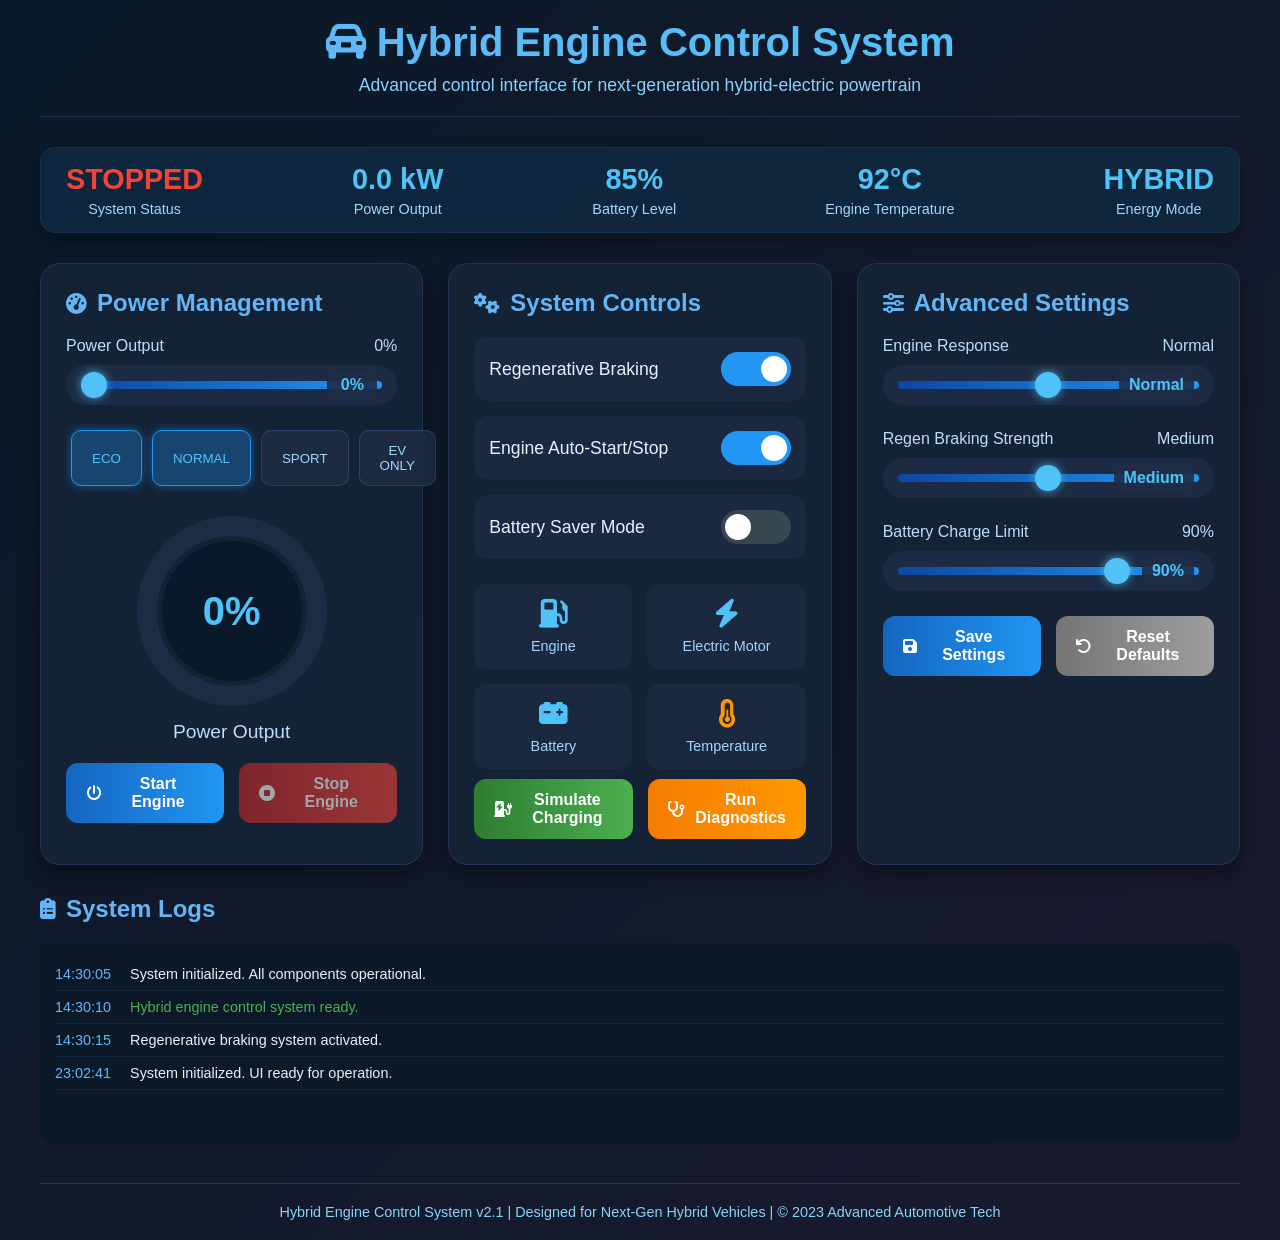
<file: HybridEngine.html>
<!DOCTYPE html>
<html lang="en">
<head>
    <meta charset="UTF-8">
    <meta name="viewport" content="width=device-width, initial-scale=1.0">
    <title>Hybrid Engine Control System</title>
    <link rel="stylesheet" href="https://cdnjs.cloudflare.com/ajax/libs/font-awesome/6.4.0/css/all.min.css">
    <style>
        * {
            margin: 0;
            padding: 0;
            box-sizing: border-box;
            font-family: 'Segoe UI', Tahoma, Geneva, Verdana, sans-serif;
        }

        body {
            background: linear-gradient(135deg, #0a1929 0%, #1a1a2e 100%);
            color: #e6f1ff;
            min-height: 100vh;
            padding: 20px;
        }

        .container {
            max-width: 1200px;
            margin: 0 auto;
        }

        header {
            text-align: center;
            margin-bottom: 30px;
            padding-bottom: 20px;
            border-bottom: 1px solid rgba(100, 150, 255, 0.2);
        }

        h1 {
            font-size: 2.5rem;
            margin-bottom: 10px;
            background: linear-gradient(to right, #64b5f6, #4fc3f7);
            -webkit-background-clip: text;
            background-clip: text;
            color: transparent;
        }

        .subtitle {
            color: #88d3fa;
            font-size: 1.1rem;
        }

        .status-bar {
            display: flex;
            justify-content: space-between;
            background: rgba(16, 42, 67, 0.8);
            border-radius: 15px;
            padding: 15px 25px;
            margin-bottom: 30px;
            box-shadow: 0 8px 16px rgba(0, 0, 0, 0.3);
            border: 1px solid rgba(100, 150, 255, 0.1);
        }

        .status-item {
            text-align: center;
        }

        .status-value {
            font-size: 1.8rem;
            font-weight: bold;
            color: #4fc3f7;
        }

        .status-label {
            font-size: 0.9rem;
            color: #a3d5ff;
            margin-top: 5px;
        }

        .dashboard {
            display: grid;
            grid-template-columns: repeat(auto-fit, minmax(350px, 1fr));
            gap: 25px;
            margin-bottom: 30px;
        }

        .panel {
            background: rgba(22, 36, 56, 0.9);
            border-radius: 20px;
            padding: 25px;
            box-shadow: 0 10px 20px rgba(0, 0, 0, 0.4);
            border: 1px solid rgba(100, 150, 255, 0.15);
            transition: transform 0.3s, box-shadow 0.3s;
        }

        .panel:hover {
            transform: translateY(-5px);
            box-shadow: 0 15px 25px rgba(0, 0, 0, 0.5);
        }

        .panel-title {
            font-size: 1.5rem;
            margin-bottom: 20px;
            color: #64b5f6;
            display: flex;
            align-items: center;
            gap: 10px;
        }

        .panel-title i {
            font-size: 1.3rem;
        }

        .control-group {
            margin-bottom: 25px;
        }

        .control-label {
            display: flex;
            justify-content: space-between;
            margin-bottom: 10px;
            color: #bbdefb;
        }

        .slider-container {
            position: relative;
            height: 40px;
            background: rgba(30, 45, 70, 0.8);
            border-radius: 20px;
            padding: 0 15px;
            display: flex;
            align-items: center;
        }

        .slider {
            width: 100%;
            height: 8px;
            -webkit-appearance: none;
            appearance: none;
            background: linear-gradient(to right, #0d47a1, #2196f3);
            border-radius: 4px;
            outline: none;
        }

        .slider::-webkit-slider-thumb {
            -webkit-appearance: none;
            appearance: none;
            width: 26px;
            height: 26px;
            border-radius: 50%;
            background: #4fc3f7;
            cursor: pointer;
            box-shadow: 0 0 10px rgba(79, 195, 247, 0.8);
        }

        .slider-value {
            position: absolute;
            right: 20px;
            font-weight: bold;
            color: #4fc3f7;
            background: rgba(30, 45, 70, 0.9);
            padding: 5px 10px;
            border-radius: 10px;
            min-width: 50px;
            text-align: center;
        }

        .button-group {
            display: flex;
            flex-wrap: wrap;
            gap: 15px;
            margin-top: 10px;
        }

        .btn {
            flex: 1;
            min-width: 120px;
            padding: 12px 20px;
            border: none;
            border-radius: 12px;
            font-weight: 600;
            cursor: pointer;
            transition: all 0.3s;
            display: flex;
            align-items: center;
            justify-content: center;
            gap: 10px;
            font-size: 1rem;
        }

        .btn-primary {
            background: linear-gradient(to right, #1565c0, #2196f3);
            color: white;
        }

        .btn-danger {
            background: linear-gradient(to right, #c62828, #f44336);
            color: white;
        }

        .btn-success {
            background: linear-gradient(to right, #2e7d32, #4caf50);
            color: white;
        }

        .btn-warning {
            background: linear-gradient(to right, #f57c00, #ff9800);
            color: white;
        }

        .btn:hover {
            transform: translateY(-3px);
            box-shadow: 0 5px 15px rgba(0, 0, 0, 0.3);
        }

        .btn:active {
            transform: translateY(0);
        }

        .btn:disabled {
            opacity: 0.6;
            cursor: not-allowed;
            transform: none;
        }

        .switch-container {
            display: flex;
            align-items: center;
            justify-content: space-between;
            margin: 15px 0;
            padding: 15px;
            background: rgba(30, 45, 70, 0.6);
            border-radius: 15px;
        }

        .switch-label {
            font-size: 1.1rem;
        }

        .switch {
            position: relative;
            display: inline-block;
            width: 70px;
            height: 34px;
        }

        .switch input {
            opacity: 0;
            width: 0;
            height: 0;
        }

        .slider-switch {
            position: absolute;
            cursor: pointer;
            top: 0;
            left: 0;
            right: 0;
            bottom: 0;
            background-color: #37474f;
            transition: .4s;
            border-radius: 34px;
        }

        .slider-switch:before {
            position: absolute;
            content: "";
            height: 26px;
            width: 26px;
            left: 4px;
            bottom: 4px;
            background-color: white;
            transition: .4s;
            border-radius: 50%;
        }

        input:checked + .slider-switch {
            background-color: #2196f3;
        }

        input:checked + .slider-switch:before {
            transform: translateX(36px);
        }

        .gauge-container {
            text-align: center;
            margin: 20px 0;
        }

        .gauge {
            position: relative;
            width: 200px;
            height: 200px;
            margin: 0 auto;
        }

        .gauge-bg {
            fill: none;
            stroke: rgba(30, 45, 70, 0.9);
            stroke-width: 20;
        }

        .gauge-fill {
            fill: none;
            stroke: #4fc3f7;
            stroke-width: 20;
            stroke-linecap: round;
            transform-origin: center;
            transform: rotate(-90deg);
            transition: stroke-dasharray 0.5s;
        }

        .gauge-center {
            fill: #0a1929;
        }

        .gauge-value {
            position: absolute;
            top: 50%;
            left: 50%;
            transform: translate(-50%, -50%);
            font-size: 2.5rem;
            font-weight: bold;
            color: #4fc3f7;
        }

        .gauge-label {
            margin-top: 10px;
            font-size: 1.2rem;
            color: #bbdefb;
        }

        .indicators {
            display: grid;
            grid-template-columns: repeat(auto-fill, minmax(150px, 1fr));
            gap: 15px;
            margin-top: 20px;
        }

        .indicator {
            background: rgba(30, 45, 70, 0.6);
            padding: 15px;
            border-radius: 12px;
            text-align: center;
            transition: all 0.3s;
        }

        .indicator.active {
            background: rgba(33, 150, 243, 0.2);
            box-shadow: 0 0 15px rgba(33, 150, 243, 0.4);
        }

        .indicator i {
            font-size: 1.8rem;
            margin-bottom: 10px;
            color: #4fc3f7;
        }

        .indicator.warning i {
            color: #ff9800;
        }

        .indicator.danger i {
            color: #f44336;
        }

        .indicator-label {
            font-size: 0.9rem;
            color: #a3d5ff;
        }

        .logs-panel {
            margin-top: 30px;
        }

        .logs-container {
            height: 200px;
            overflow-y: auto;
            background: rgba(10, 25, 41, 0.9);
            border-radius: 12px;
            padding: 15px;
            margin-top: 15px;
            font-family: 'Courier New', monospace;
            font-size: 0.9rem;
        }

        .log-entry {
            padding: 8px 0;
            border-bottom: 1px solid rgba(100, 150, 255, 0.1);
            color: #bbdefb;
        }

        .log-time {
            color: #64b5f6;
            margin-right: 15px;
        }

        .log-message {
            color: #e6f1ff;
        }

        .log-warning {
            color: #ffb74d;
        }

        .log-error {
            color: #f44336;
        }

        .log-success {
            color: #4caf50;
        }

        footer {
            text-align: center;
            margin-top: 40px;
            padding-top: 20px;
            border-top: 1px solid rgba(100, 150, 255, 0.2);
            color: #88d3fa;
            font-size: 0.9rem;
        }

        @media (max-width: 768px) {
            .dashboard {
                grid-template-columns: 1fr;
            }
            
            .status-bar {
                flex-direction: column;
                gap: 20px;
            }
            
            .button-group {
                flex-direction: column;
            }
            
            h1 {
                font-size: 2rem;
            }
        }

        .power-mode {
            display: flex;
            justify-content: space-between;
            margin: 20px 0;
        }

        .mode-btn {
            padding: 12px 20px;
            border-radius: 10px;
            background: rgba(30, 45, 70, 0.8);
            color: #a3d5ff;
            border: 1px solid rgba(100, 150, 255, 0.2);
            cursor: pointer;
            transition: all 0.3s;
            flex: 1;
            margin: 0 5px;
        }

        .mode-btn.active {
            background: rgba(33, 150, 243, 0.3);
            color: #4fc3f7;
            border-color: #2196f3;
            box-shadow: 0 0 10px rgba(33, 150, 243, 0.5);
        }
    </style>
</head>
<body>
    <div class="container">
        <header>
            <h1><i class="fas fa-car-alt"></i> Hybrid Engine Control System</h1>
            <p class="subtitle">Advanced control interface for next-generation hybrid-electric powertrain</p>
        </header>

        <div class="status-bar">
            <div class="status-item">
                <div class="status-value" id="engineStatus">READY</div>
                <div class="status-label">System Status</div>
            </div>
            <div class="status-item">
                <div class="status-value" id="powerOutput">0 kW</div>
                <div class="status-label">Power Output</div>
            </div>
            <div class="status-item">
                <div class="status-value" id="batteryLevel">85%</div>
                <div class="status-label">Battery Level</div>
            </div>
            <div class="status-item">
                <div class="status-value" id="engineTemp">92°C</div>
                <div class="status-label">Engine Temperature</div>
            </div>
            <div class="status-item">
                <div class="status-value" id="energyMode">HYBRID</div>
                <div class="status-label">Energy Mode</div>
            </div>
        </div>

        <div class="dashboard">
            <div class="panel">
                <h2 class="panel-title"><i class="fas fa-tachometer-alt"></i> Power Management</h2>
                
                <div class="control-group">
                    <div class="control-label">
                        <span>Power Output</span>
                        <span id="powerValue">0%</span>
                    </div>
                    <div class="slider-container">
                        <input type="range" min="0" max="100" value="0" class="slider" id="powerSlider">
                        <div class="slider-value" id="powerDisplay">0%</div>
                    </div>
                </div>
                
                <div class="control-group">
                    <div class="power-mode">
                        <button class="mode-btn active" data-mode="eco">ECO</button>
                        <button class="mode-btn" data-mode="normal">NORMAL</button>
                        <button class="mode-btn" data-mode="sport">SPORT</button>
                        <button class="mode-btn" data-mode="ev">EV ONLY</button>
                    </div>
                </div>
                
                <div class="gauge-container">
                    <div class="gauge">
                        <svg width="200" height="200" viewBox="0 0 200 200">
                            <circle cx="100" cy="100" r="85" class="gauge-bg"></circle>
                            <circle cx="100" cy="100" r="85" class="gauge-fill" id="powerGauge"></circle>
                            <circle cx="100" cy="100" r="70" class="gauge-center"></circle>
                        </svg>
                        <div class="gauge-value" id="gaugeValue">0%</div>
                    </div>
                    <div class="gauge-label">Power Output</div>
                </div>
                
                <div class="button-group">
                    <button class="btn btn-primary" id="startBtn">
                        <i class="fas fa-power-off"></i> Start Engine
                    </button>
                    <button class="btn btn-danger" id="stopBtn" disabled>
                        <i class="fas fa-stop-circle"></i> Stop Engine
                    </button>
                </div>
            </div>

            <div class="panel">
                <h2 class="panel-title"><i class="fas fa-cogs"></i> System Controls</h2>
                
                <div class="control-group">
                    <div class="switch-container">
                        <span class="switch-label">Regenerative Braking</span>
                        <label class="switch">
                            <input type="checkbox" id="regenBraking" checked>
                            <span class="slider-switch"></span>
                        </label>
                    </div>
                    
                    <div class="switch-container">
                        <span class="switch-label">Engine Auto-Start/Stop</span>
                        <label class="switch">
                            <input type="checkbox" id="autoStartStop" checked>
                            <span class="slider-switch"></span>
                        </label>
                    </div>
                    
                    <div class="switch-container">
                        <span class="switch-label">Battery Saver Mode</span>
                        <label class="switch">
                            <input type="checkbox" id="batterySaver">
                            <span class="slider-switch"></span>
                        </label>
                    </div>
                </div>
                
                <div class="indicators">
                    <div class="indicator active" id="engineIndicator">
                        <i class="fas fa-gas-pump"></i>
                        <div class="indicator-label">Engine</div>
                    </div>
                    <div class="indicator" id="motorIndicator">
                        <i class="fas fa-bolt"></i>
                        <div class="indicator-label">Electric Motor</div>
                    </div>
                    <div class="indicator" id="batteryIndicator">
                        <i class="fas fa-car-battery"></i>
                        <div class="indicator-label">Battery</div>
                    </div>
                    <div class="indicator warning" id="tempIndicator">
                        <i class="fas fa-thermometer-half"></i>
                        <div class="indicator-label">Temperature</div>
                    </div>
                </div>
                
                <div class="button-group">
                    <button class="btn btn-success" id="chargeBtn">
                        <i class="fas fa-charging-station"></i> Simulate Charging
                    </button>
                    <button class="btn btn-warning" id="diagnosticsBtn">
                        <i class="fas fa-stethoscope"></i> Run Diagnostics
                    </button>
                </div>
            </div>

            <div class="panel">
                <h2 class="panel-title"><i class="fas fa-sliders-h"></i> Advanced Settings</h2>
                
                <div class="control-group">
                    <div class="control-label">
                        <span>Engine Response</span>
                        <span id="responseValue">Normal</span>
                    </div>
                    <div class="slider-container">
                        <input type="range" min="1" max="3" value="2" class="slider" id="responseSlider">
                        <div class="slider-value" id="responseDisplay">Normal</div>
                    </div>
                </div>
                
                <div class="control-group">
                    <div class="control-label">
                        <span>Regen Braking Strength</span>
                        <span id="regenValue">Medium</span>
                    </div>
                    <div class="slider-container">
                        <input type="range" min="1" max="3" value="2" class="slider" id="regenSlider">
                        <div class="slider-value" id="regenDisplay">Medium</div>
                    </div>
                </div>
                
                <div class="control-group">
                    <div class="control-label">
                        <span>Battery Charge Limit</span>
                        <span id="chargeLimitValue">90%</span>
                    </div>
                    <div class="slider-container">
                        <input type="range" min="60" max="100" value="90" class="slider" id="chargeLimitSlider">
                        <div class="slider-value" id="chargeLimitDisplay">90%</div>
                    </div>
                </div>
                
                <div class="button-group">
                    <button class="btn btn-primary" id="saveSettingsBtn">
                        <i class="fas fa-save"></i> Save Settings
                    </button>
                    <button class="btn" id="resetBtn" style="background: linear-gradient(to right, #757575, #9e9e9e); color: white;">
                        <i class="fas fa-undo"></i> Reset Defaults
                    </button>
                </div>
            </div>
        </div>

        <div class="logs-panel">
            <h2 class="panel-title"><i class="fas fa-clipboard-list"></i> System Logs</h2>
            <div class="logs-container" id="logsContainer">
                <div class="log-entry">
                    <span class="log-time">14:30:05</span>
                    <span class="log-message">System initialized. All components operational.</span>
                </div>
                <div class="log-entry">
                    <span class="log-time">14:30:10</span>
                    <span class="log-message log-success">Hybrid engine control system ready.</span>
                </div>
                <div class="log-entry">
                    <span class="log-time">14:30:15</span>
                    <span class="log-message">Regenerative braking system activated.</span>
                </div>
            </div>
        </div>

        <footer>
            <p>Hybrid Engine Control System v2.1 | Designed for Next-Gen Hybrid Vehicles | © 2023 Advanced Automotive Tech</p>
        </footer>
    </div>

    <script>
        // DOM Elements
        const engineStatus = document.getElementById('engineStatus');
        const powerOutput = document.getElementById('powerOutput');
        const batteryLevel = document.getElementById('batteryLevel');
        const engineTemp = document.getElementById('engineTemp');
        const energyMode = document.getElementById('energyMode');
        
        const powerSlider = document.getElementById('powerSlider');
        const powerDisplay = document.getElementById('powerDisplay');
        const powerValue = document.getElementById('powerValue');
        const powerGauge = document.getElementById('powerGauge');
        const gaugeValue = document.getElementById('gaugeValue');
        
        const startBtn = document.getElementById('startBtn');
        const stopBtn = document.getElementById('stopBtn');
        const chargeBtn = document.getElementById('chargeBtn');
        const diagnosticsBtn = document.getElementById('diagnosticsBtn');
        const saveSettingsBtn = document.getElementById('saveSettingsBtn');
        const resetBtn = document.getElementById('resetBtn');
        
        const modeButtons = document.querySelectorAll('.mode-btn');
        const logsContainer = document.getElementById('logsContainer');
        
        const regenBraking = document.getElementById('regenBraking');
        const autoStartStop = document.getElementById('autoStartStop');
        const batterySaver = document.getElementById('batterySaver');
        
        const responseSlider = document.getElementById('responseSlider');
        const responseDisplay = document.getElementById('responseDisplay');
        const responseValue = document.getElementById('responseValue');
        
        const regenSlider = document.getElementById('regenSlider');
        const regenDisplay = document.getElementById('regenDisplay');
        const regenValue = document.getElementById('regenValue');
        
        const chargeLimitSlider = document.getElementById('chargeLimitSlider');
        const chargeLimitDisplay = document.getElementById('chargeLimitDisplay');
        const chargeLimitValue = document.getElementById('chargeLimitValue');
        
        const engineIndicator = document.getElementById('engineIndicator');
        const motorIndicator = document.getElementById('motorIndicator');
        const batteryIndicator = document.getElementById('batteryIndicator');
        const tempIndicator = document.getElementById('tempIndicator');
        
        // System State
        let systemState = {
            engineRunning: false,
            powerLevel: 0,
            battery: 85,
            engineTemperature: 92,
            currentMode: 'hybrid',
            powerMode: 'normal',
            regenBraking: true,
            autoStartStop: true,
            batterySaver: false,
            responseLevel: 'Normal',
            regenStrength: 'Medium',
            chargeLimit: 90
        };
        
        // Initialize UI
        function initUI() {
            updateStatusDisplay();
            updateGauge();
            updateIndicators();
            
            // Set initial mode button active state
            document.querySelector(`[data-mode="${systemState.powerMode}"]`).classList.add('active');
            energyMode.textContent = systemState.currentMode.toUpperCase();
            
            // Add log entry
            addLog('System initialized. UI ready for operation.', 'normal');
        }
        
        // Update status display
        function updateStatusDisplay() {
            powerOutput.textContent = `${(systemState.powerLevel * 2).toFixed(1)} kW`;
            batteryLevel.textContent = `${systemState.battery}%`;
            engineTemp.textContent = `${systemState.engineTemperature}°C`;
            
            if (systemState.engineRunning) {
                engineStatus.textContent = 'RUNNING';
                engineStatus.style.color = '#4caf50';
            } else {
                engineStatus.textContent = 'STOPPED';
                engineStatus.style.color = '#f44336';
            }
        }
        
        // Update power gauge
        function updateGauge() {
            const circumference = 2 * Math.PI * 85;
            const offset = circumference - (systemState.powerLevel / 100) * circumference;
            
            powerGauge.style.strokeDasharray = `${circumference} ${circumference}`;
            powerGauge.style.strokeDashoffset = offset;
            
            gaugeValue.textContent = `${systemState.powerLevel}%`;
            powerDisplay.textContent = `${systemState.powerLevel}%`;
            powerValue.textContent = `${systemState.powerLevel}%`;
        }
        
        // Update system indicators
        function updateIndicators() {
            // Engine indicator
            if (systemState.engineRunning) {
                engineIndicator.classList.add('active');
                engineIndicator.innerHTML = '<i class="fas fa-gas-pump"></i><div class="indicator-label">Engine</div>';
            } else {
                engineIndicator.classList.remove('active');
                engineIndicator.innerHTML = '<i class="fas fa-gas-pump"></i><div class="indicator-label">Engine</div>';
            }
            
            // Motor indicator
            if (systemState.powerLevel > 0) {
                motorIndicator.classList.add('active');
                motorIndicator.innerHTML = '<i class="fas fa-bolt"></i><div class="indicator-label">Electric Motor</div>';
            } else {
                motorIndicator.classList.remove('active');
                motorIndicator.innerHTML = '<i class="fas fa-bolt"></i><div class="indicator-label">Electric Motor</div>';
            }
            
            // Battery indicator
            if (systemState.battery > 20) {
                batteryIndicator.classList.remove('warning');
                batteryIndicator.innerHTML = '<i class="fas fa-car-battery"></i><div class="indicator-label">Battery</div>';
            } else {
                batteryIndicator.classList.add('warning');
                batteryIndicator.innerHTML = '<i class="fas fa-car-battery"></i><div class="indicator-label">Battery (LOW)</div>';
            }
            
            // Temperature indicator
            if (systemState.engineTemperature < 100) {
                tempIndicator.classList.remove('danger');
                tempIndicator.classList.add('warning');
                tempIndicator.innerHTML = '<i class="fas fa-thermometer-half"></i><div class="indicator-label">Temperature</div>';
            } else {
                tempIndicator.classList.remove('warning');
                tempIndicator.classList.add('danger');
                tempIndicator.innerHTML = '<i class="fas fa-thermometer-full"></i><div class="indicator-label">Temperature (HIGH)</div>';
            }
        }
        
        // Add log entry
        function addLog(message, type = 'normal') {
            const now = new Date();
            const timeString = `${now.getHours().toString().padStart(2, '0')}:${now.getMinutes().toString().padStart(2, '0')}:${now.getSeconds().toString().padStart(2, '0')}`;
            
            const logEntry = document.createElement('div');
            logEntry.className = 'log-entry';
            
            let typeClass = '';
            if (type === 'warning') typeClass = 'log-warning';
            if (type === 'error') typeClass = 'log-error';
            if (type === 'success') typeClass = 'log-success';
            
            logEntry.innerHTML = `
                <span class="log-time">${timeString}</span>
                <span class="log-message ${typeClass}">${message}</span>
            `;
            
            logsContainer.appendChild(logEntry);
            logsContainer.scrollTop = logsContainer.scrollHeight;
            
            // Limit logs to 10 entries
            if (logsContainer.children.length > 10) {
                logsContainer.removeChild(logsContainer.firstChild);
            }
        }
        
        // Event Listeners
        powerSlider.addEventListener('input', function() {
            systemState.powerLevel = parseInt(this.value);
            updateGauge();
            updateStatusDisplay();
            updateIndicators();
            
            // Simulate engine temperature increase with power
            if (systemState.engineRunning && systemState.powerLevel > 50) {
                systemState.engineTemperature = 92 + Math.round(systemState.powerLevel / 10);
                updateStatusDisplay();
                updateIndicators();
                
                if (systemState.engineTemperature > 100) {
                    addLog('Warning: Engine temperature above normal range', 'warning');
                }
            }
        });
        
        startBtn.addEventListener('click', function() {
            systemState.engineRunning = true;
            systemState.engineTemperature = 92;
            systemState.powerLevel = 10;
            powerSlider.value = 10;
            
            updateStatusDisplay();
            updateGauge();
            updateIndicators();
            
            startBtn.disabled = true;
            stopBtn.disabled = false;
            
            addLog('Engine started successfully', 'success');
            addLog('Hybrid powertrain activated', 'normal');
            
            if (systemState.autoStartStop) {
                addLog('Auto start/stop system active', 'normal');
            }
        });
        
        stopBtn.addEventListener('click', function() {
            systemState.engineRunning = false;
            systemState.powerLevel = 0;
            powerSlider.value = 0;
            
            updateStatusDisplay();
            updateGauge();
            updateIndicators();
            
            startBtn.disabled = false;
            stopBtn.disabled = true;
            
            addLog('Engine stopped', 'normal');
        });
        
        chargeBtn.addEventListener('click', function() {
            if (systemState.battery < 100) {
                systemState.battery = Math.min(100, systemState.battery + 15);
                updateStatusDisplay();
                updateIndicators();
                
                addLog('Battery charging simulated: +15%', 'success');
                
                if (systemState.battery === 100) {
                    addLog('Battery fully charged', 'success');
                }
            } else {
                addLog('Battery already at full charge', 'warning');
            }
        });
        
        diagnosticsBtn.addEventListener('click', function() {
            addLog('Running system diagnostics...', 'normal');
            
            // Simulate diagnostic check
            setTimeout(() => {
                addLog('Diagnostics complete: All systems operational', 'success');
                addLog(`Battery health: ${systemState.battery > 70 ? 'Good' : 'Needs attention'}`, 'normal');
                addLog(`Engine status: ${systemState.engineRunning ? 'Running normally' : 'Off'}`, 'normal');
                addLog(`Temperature: ${systemState.engineTemperature < 100 ? 'Within normal range' : 'Above normal'}`, 
                      systemState.engineTemperature < 100 ? 'normal' : 'warning');
            }, 1500);
        });
        
        // Mode buttons
        modeButtons.forEach(button => {
            button.addEventListener('click', function() {
                // Remove active class from all buttons
                modeButtons.forEach(btn => btn.classList.remove('active'));
                
                // Add active class to clicked button
                this.classList.add('active');
                
                // Update system state
                const mode = this.getAttribute('data-mode');
                systemState.powerMode = mode;
                
                // Update energy mode based on selection
                if (mode === 'ev') {
                    systemState.currentMode = 'electric';
                    addLog('Switched to EV-only mode', 'normal');
                } else {
                    systemState.currentMode = 'hybrid';
                    addLog(`Switched to ${mode.toUpperCase()} power mode`, 'normal');
                }
                
                energyMode.textContent = systemState.currentMode.toUpperCase();
            });
        });
        
        // Toggle switches
        regenBraking.addEventListener('change', function() {
            systemState.regenBraking = this.checked;
            addLog(`Regenerative braking ${systemState.regenBraking ? 'enabled' : 'disabled'}`, 'normal');
        });
        
        autoStartStop.addEventListener('change', function() {
            systemState.autoStartStop = this.checked;
            addLog(`Auto start/stop ${systemState.autoStartStop ? 'enabled' : 'disabled'}`, 'normal');
        });
        
        batterySaver.addEventListener('change', function() {
            systemState.batterySaver = this.checked;
            addLog(`Battery saver mode ${systemState.batterySaver ? 'enabled' : 'disabled'}`, 'normal');
        });
        
        // Advanced settings sliders
        responseSlider.addEventListener('input', function() {
            const value = parseInt(this.value);
            let responseText = '';
            
            if (value === 1) responseText = 'Eco';
            if (value === 2) responseText = 'Normal';
            if (value === 3) responseText = 'Sport';
            
            systemState.responseLevel = responseText;
            responseDisplay.textContent = responseText;
            responseValue.textContent = responseText;
        });
        
        regenSlider.addEventListener('input', function() {
            const value = parseInt(this.value);
            let regenText = '';
            
            if (value === 1) regenText = 'Low';
            if (value === 2) regenText = 'Medium';
            if (value === 3) regenText = 'High';
            
            systemState.regenStrength = regenText;
            regenDisplay.textContent = regenText;
            regenValue.textContent = regenText;
        });
        
        chargeLimitSlider.addEventListener('input', function() {
            const value = parseInt(this.value);
            systemState.chargeLimit = value;
            chargeLimitDisplay.textContent = `${value}%`;
            chargeLimitValue.textContent = `${value}%`;
        });
        
        // Save settings button
        saveSettingsBtn.addEventListener('click', function() {
            addLog('System settings saved successfully', 'success');
            
            // Show a temporary confirmation
            const originalText = this.innerHTML;
            this.innerHTML = '<i class="fas fa-check"></i> Settings Saved!';
            this.style.background = 'linear-gradient(to right, #2e7d32, #4caf50)';
            
            setTimeout(() => {
                this.innerHTML = originalText;
                this.style.background = 'linear-gradient(to right, #1565c0, #2196f3)';
            }, 2000);
        });
        
        // Reset button
        resetBtn.addEventListener('click', function() {
            if (confirm('Reset all settings to default values?')) {
                // Reset sliders
                powerSlider.value = 0;
                responseSlider.value = 2;
                regenSlider.value = 2;
                chargeLimitSlider.value = 90;
                
                // Reset switches
                regenBraking.checked = true;
                autoStartStop.checked = true;
                batterySaver.checked = false;
                
                // Reset mode buttons
                modeButtons.forEach(btn => btn.classList.remove('active'));
                document.querySelector('[data-mode="normal"]').classList.add('active');
                
                // Reset system state
                systemState.powerLevel = 0;
                systemState.responseLevel = 'Normal';
                systemState.regenStrength = 'Medium';
                systemState.chargeLimit = 90;
                systemState.regenBraking = true;
                systemState.autoStartStop = true;
                systemState.batterySaver = false;
                systemState.powerMode = 'normal';
                systemState.currentMode = 'hybrid';
                
                // Update displays
                updateGauge();
                updateStatusDisplay();
                energyMode.textContent = systemState.currentMode.toUpperCase();
                responseDisplay.textContent = systemState.responseLevel;
                responseValue.textContent = systemState.responseLevel;
                regenDisplay.textContent = systemState.regenStrength;
                regenValue.textContent = systemState.regenStrength;
                chargeLimitDisplay.textContent = `${systemState.chargeLimit}%`;
                chargeLimitValue.textContent = `${systemState.chargeLimit}%`;
                
                addLog('All settings reset to default values', 'normal');
            }
        });
        
        // Initialize the UI
        initUI();
        
        // Simulate battery drain when engine is running
        setInterval(() => {
            if (systemState.engineRunning && systemState.powerLevel > 0) {
                // Drain battery faster in EV mode
                const drainRate = systemState.currentMode === 'electric' ? 0.2 : 0.1;
                systemState.battery = Math.max(0, systemState.battery - drainRate);
                
                // Recharge battery slightly when regen braking is on and power is low
                if (systemState.regenBraking && systemState.powerLevel < 30) {
                    systemState.battery = Math.min(100, systemState.battery + 0.05);
                }
                
                updateStatusDisplay();
                updateIndicators();
                
                // Add low battery warning
                if (systemState.battery < 20 && systemState.battery > 18) {
                    addLog('Warning: Battery level below 20%', 'warning');
                }
                
                // Simulate engine temperature changes
                if (systemState.engineRunning) {
                    const tempChange = (systemState.powerLevel / 50) - 0.5;
                    systemState.engineTemperature = Math.max(85, Math.min(110, systemState.engineTemperature + tempChange));
                    updateStatusDisplay();
                    updateIndicators();
                }
            }
        }, 2000);
    </script>
</body>
</html>
</file>
